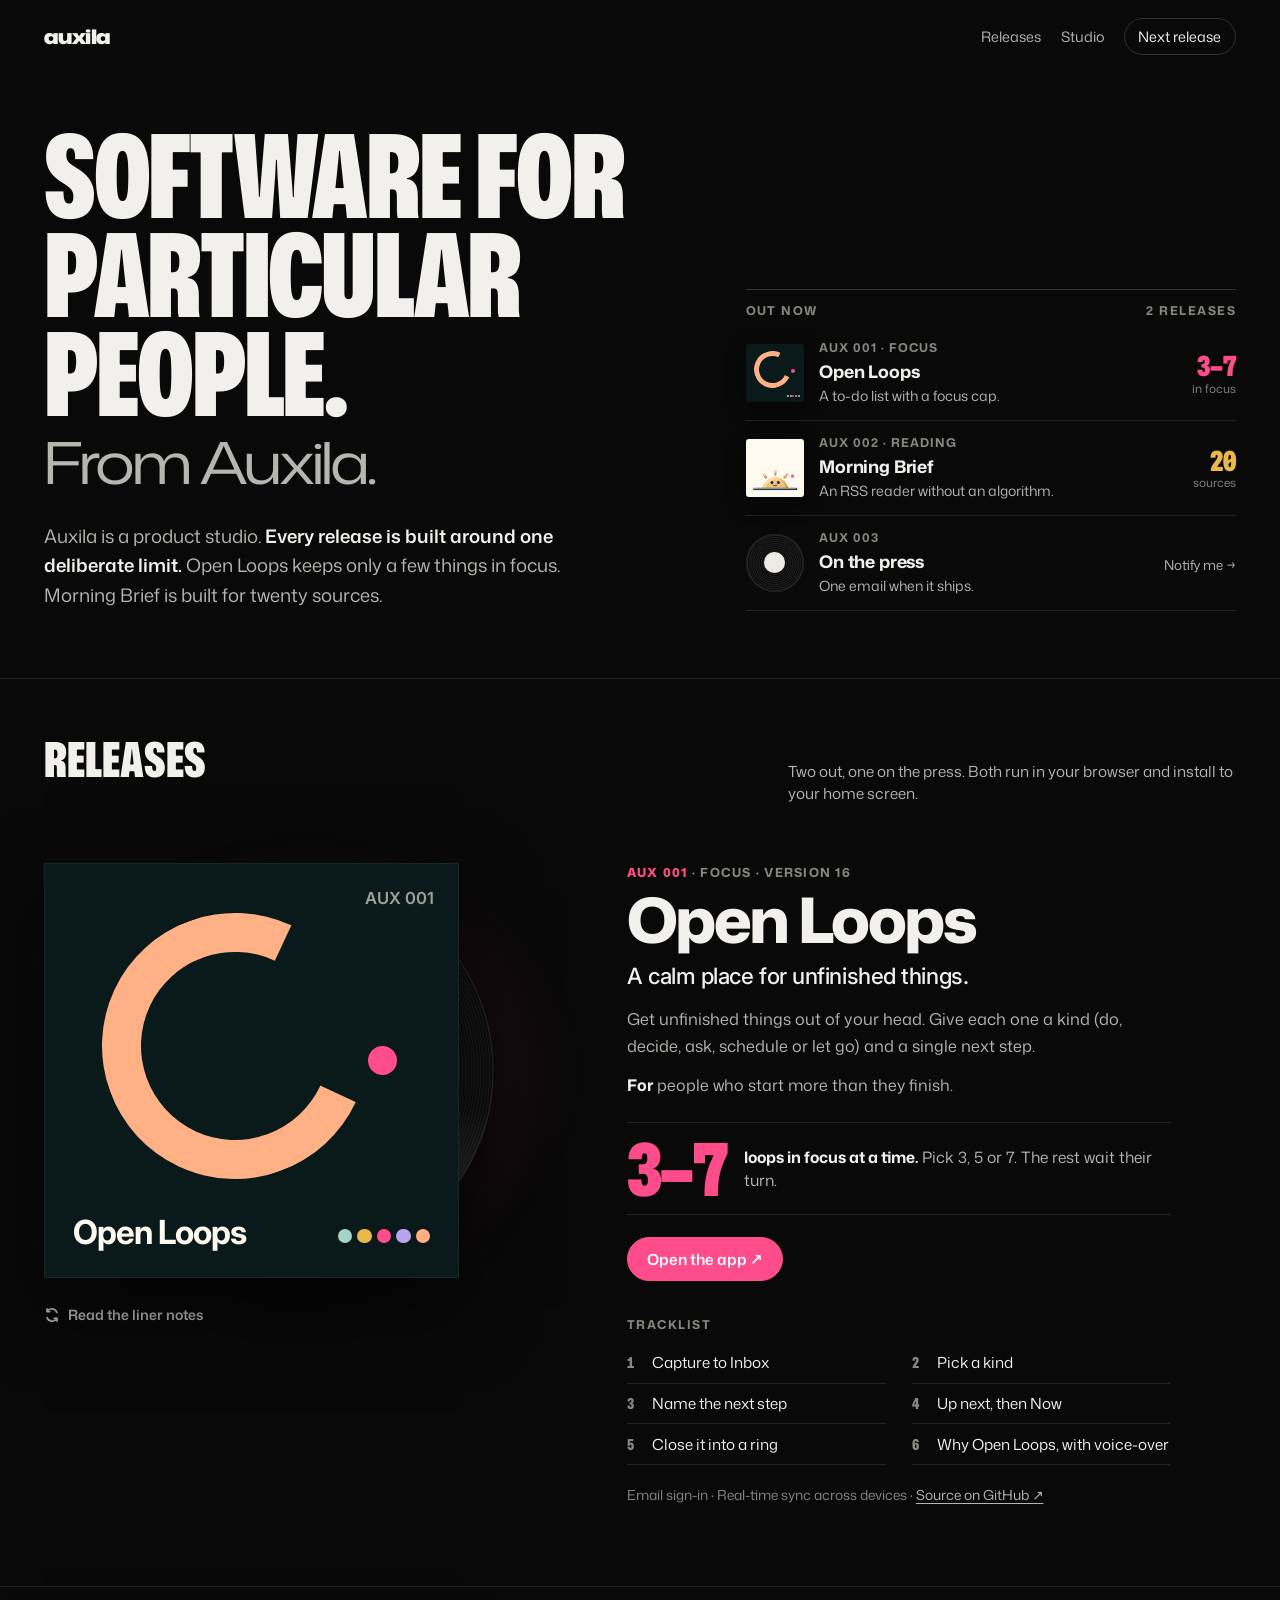
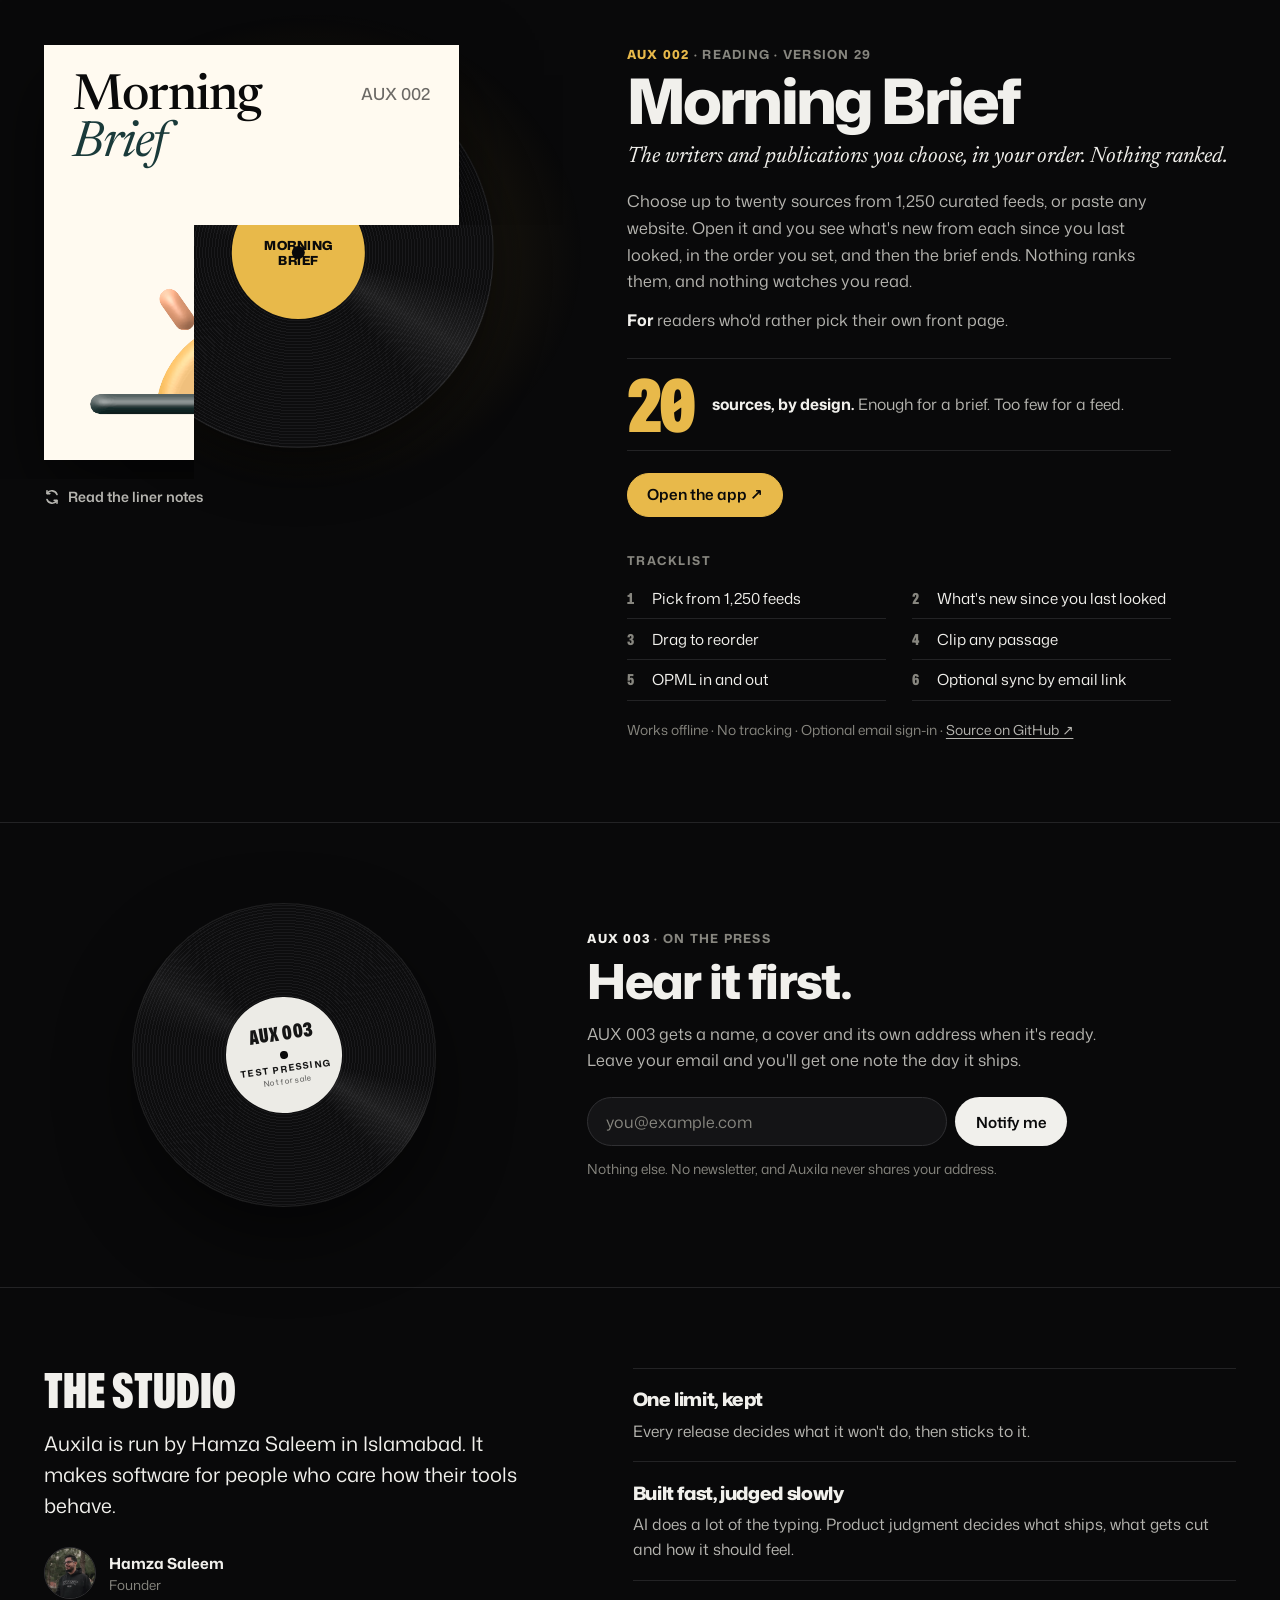
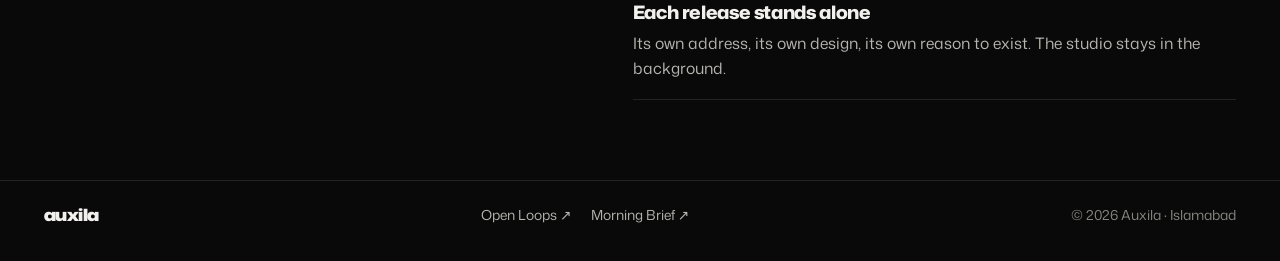
<file: index.html>
<!doctype html>
<html lang="en">
<head>
<meta charset="utf-8">
<meta name="viewport" content="width=device-width, initial-scale=1">
<title>Auxila · Software for particular people</title>
<meta name="description" content="Auxila is a product studio making software for particular people: Open Loops, a to-do list with a focus cap, and Morning Brief, an RSS reader without an algorithm.">
<link rel="canonical" href="https://auxila.cc/">
<meta name="theme-color" content="#09090a">
<meta name="color-scheme" content="dark">
<meta property="og:type" content="website">
<meta property="og:site_name" content="Auxila">
<meta property="og:url" content="https://auxila.cc/">
<meta property="og:title" content="Auxila · Software for particular people">
<meta property="og:description" content="A product studio. Every release is built around one deliberate limit. Open Loops and Morning Brief are out now.">
<meta property="og:image" content="https://auxila.cc/og.png">
<meta property="og:image:width" content="1200">
<meta property="og:image:height" content="630">
<meta property="og:image:alt" content="Auxila. Software for particular people. Open Loops and Morning Brief.">
<meta name="twitter:card" content="summary_large_image">
<meta name="twitter:title" content="Auxila · Software for particular people">
<meta name="twitter:description" content="A product studio. Every release is built around one deliberate limit.">
<meta name="twitter:image" content="https://auxila.cc/og.png">
<link rel="icon" href="favicon.svg" type="image/svg+xml">
<link rel="apple-touch-icon" href="apple-touch-icon.png">
<link rel="preconnect" href="https://fonts.googleapis.com">
<link rel="preconnect" href="https://fonts.gstatic.com" crossorigin>
<link rel="stylesheet" href="https://fonts.googleapis.com/css2?family=Mona+Sans:wdth,wght@75..125,400..900&family=Inter:wght@500;600;700&family=Newsreader:ital,opsz,wght@0,6..72,500;1,6..72,400&display=swap">
<link rel="stylesheet" href="assets/site.css">
<script src="assets/site.js" defer></script>
</head>
<body>
<header class="in top">
  <a class="word" href="#">auxila</a>
  <nav aria-label="Site"><a href="#releases">Releases</a><a href="#studio" class="hide-s">Studio</a><a href="#updates" class="cta">Next release</a></nav>
</header>

<section class="in hero">
  <div>
    <h1>Software for particular people.<span>From Auxila.</span></h1>
    <p class="lede">Auxila is a product studio. <b>Every release is built around one deliberate limit.</b> Open Loops keeps only a few things in focus. Morning Brief is built for twenty sources.</p>
  </div>
  <div class="index" aria-label="Out now">
    <p class="ix-h"><span>Out now</span><span>2 releases</span></p>
    <a class="ix" href="#aux-001" style="--acc:var(--ask)">
      <span class="mini" aria-hidden="true"><div class="face ol-front">
      <span class="no">AUX 001</span><div class="ring"></div><div class="dot"></div>
      <span class="t">Open Loops</span>
      <span class="kinds"><i style="background:#a4d4c5"></i><i style="background:#e8b94a"></i><i style="background:#ff4d8b"></i><i style="background:#b8a4ed"></i><i style="background:#ffb084"></i></span>
    </div>
</span>
      <span><span class="ix-no">AUX 001 · Focus</span><span class="ix-name">Open Loops</span><span class="ix-line">A to-do list with a focus cap.</span></span>
      <span class="ix-stat"><b>3–7</b><span>in focus</span></span>
    </a>
    <a class="ix" href="#aux-002" style="--acc:var(--mb-a)">
      <span class="mini" aria-hidden="true"><div class="face mb-front">
      <span class="no">AUX 002</span>
      <span class="t">Morning<br><em>Brief</em></span>
      <svg class="sun" viewBox="30 56 240 120" aria-hidden="true" focusable="false"><defs><filter id="mbmc" x="-20%" y="-20%" width="140%" height="140%"><feGaussianBlur in="SourceAlpha" stdDeviation="5" result="b"/><feDiffuseLighting in="b" surfaceScale="5" diffuseConstant="1.05" lighting-color="#fff" result="d"><feDistantLight azimuth="235" elevation="48"/></feDiffuseLighting><feComposite in="SourceGraphic" in2="d" operator="arithmetic" k1="1.05" result="lit"/><feSpecularLighting in="b" surfaceScale="5" specularConstant="0.55" specularExponent="16" lighting-color="#fff" result="s"><feDistantLight azimuth="235" elevation="55"/></feSpecularLighting><feComposite in="s" in2="SourceAlpha" operator="in" result="s2"/><feComposite in="lit" in2="s2" operator="arithmetic" k2="1" k3="0.6" result="o"/><feComposite in="o" in2="SourceAlpha" operator="in"/></filter><clipPath id="mbmh"><rect x="0" y="0" width="300" height="160"/></clipPath></defs><g filter="url(#mbmc)" style="fill:none;stroke:#ffb084;stroke-width:14;stroke-linecap:round"><path d="M150 88V70"/><path d="M195.9 102.5L206.3 87.7"/><path d="M104.1 102.5L93.7 87.7"/></g><circle cx="236" cy="96" r="8" style="fill:#ff4d8b"/><g clip-path="url(#mbmh)"><g filter="url(#mbmc)"><circle cx="150" cy="168" r="66" style="fill:#f0b443"/></g><ellipse cx="134" cy="128" rx="6" ry="8" style="fill:#0a0a0a"/><ellipse cx="166" cy="128" rx="6" ry="8" style="fill:#0a0a0a"/><path d="M142 142Q150 148 158 142" style="fill:none;stroke:#0a0a0a;stroke-width:3.5;stroke-linecap:round"/></g><g filter="url(#mbmc)"><rect x="39" y="153" width="222" height="14" rx="7" style="fill:#1a3a3a"/></g></svg>
    </div>
</span>
      <span><span class="ix-no">AUX 002 · Reading</span><span class="ix-name">Morning Brief</span><span class="ix-line">An RSS reader without an algorithm.</span></span>
      <span class="ix-stat"><b>20</b><span>sources</span></span>
    </a>
    <a class="ix soon" href="#updates">
      <span class="mini press-mini" aria-hidden="true"></span>
      <span><span class="ix-no">AUX 003</span><span class="ix-name">On the press</span><span class="ix-line">One email when it ships.</span></span>
      <span class="ix-stat"><span>Notify me →</span></span>
    </a>
  </div>
</section>

<div class="in rel-h" id="releases">
  <div class="sec-h"><h2>Releases</h2><p>Two out, one on the press. Both run in your browser and install to your home screen.</p></div>
</div>

<section class="release ol" id="aux-001" aria-labelledby="n-ol">
  <div class="in rel-grid">
    <div class="rel-cover">
      <div class="rel ol" id="r-ol"><div class="deck">
  <div class="glow" aria-hidden="true"></div>
  <div class="disc" aria-hidden="true"><div class="lab">OPEN<br>LOOPS</div></div>
  <div class="sleeve flippable">
    <div class="face ol-front">
      <span class="no">AUX 001</span><div class="ring"></div><div class="dot"></div>
      <span class="t">Open Loops</span>
      <span class="kinds"><i style="background:#a4d4c5"></i><i style="background:#e8b94a"></i><i style="background:#ff4d8b"></i><i style="background:#b8a4ed"></i><i style="background:#ffb084"></i></span>
    </div>

    <div class="face back ol-back"><div class="back-in">
      <h4>Liner notes</h4>
      <p class="notes">Unfinished things don't stay quiet. The mind replays them until they're done or set down. A to-do list doesn't help much, because it never says what each item needs. Open Loops does.</p>
      <p class="cred">Product, design and build by Hamza Saleem. Made with AI.</p>
      <div class="bc-row"><span>AUX 001 · Version 16</span><span class="barcode" aria-hidden="true"></span></div>
    </div></div>
  </div>
</div>
</div>
      <button class="flipbtn" type="button" data-flip="r-ol" aria-pressed="false"><svg viewBox="0 0 16 16" aria-hidden="true"><path d="M13 5.5A5.5 5.5 0 0 0 3.2 4.3M3 10.5a5.5 5.5 0 0 0 9.8 1.2" fill="none" stroke="currentColor" stroke-width="1.6" stroke-linecap="round"/><path d="M3 1.8v2.8h2.8M13 14.2v-2.8h-2.8" fill="none" stroke="currentColor" stroke-width="1.6" stroke-linecap="round" stroke-linejoin="round"/></svg><span>Read the liner notes</span></button>
    </div>
    <div class="rel-body">
      <p class="eyebrow"><b>AUX 001</b> · Focus · Version 16</p>
      <h3 class="r-name" id="n-ol">Open Loops</h3>
      <p class="r-tag ol-tag">A calm place for unfinished things.</p>
      <p class="r-body">Get unfinished things out of your head. Give each one a kind (do, decide, ask, schedule or let go) and a single next step.</p>
      <p class="r-for"><b>For</b> people who start more than they finish.</p>
      <div class="limit"><b>3–7</b><span><strong>loops in focus at a time.</strong> Pick 3, 5 or 7. The rest wait their turn.</span></div>
      <div class="r-acts">
        <a class="btn go" href="https://openloops.auxila.cc" aria-label="Open the Open Loops app">Open the app ↗</a>
      </div>
      <div class="track"><p class="lbl-s">Tracklist</p>
        <ol><li>Capture to Inbox</li><li>Pick a kind</li><li>Name the next step</li><li>Up next, then Now</li><li>Close it into a ring</li><li>Why Open Loops, with voice-over</li></ol>
      </div>
      <p class="credits">Email sign-in · Real-time sync across devices · <a href="https://github.com/hamzasaleem021/open-loops">Source on GitHub ↗</a></p>
    </div>
  </div>
</section>

<section class="release mb" id="aux-002" aria-labelledby="n-mb">
  <div class="in rel-grid">
    <div class="rel-cover">
      <div class="rel mb" id="r-mb"><div class="deck">
  <div class="glow" aria-hidden="true"></div>
  <div class="disc" aria-hidden="true"><div class="lab">MORNING<br>BRIEF</div></div>
  <div class="sleeve flippable">
    <div class="face mb-front">
      <span class="no">AUX 002</span>
      <span class="t">Morning<br><em>Brief</em></span>
      <svg class="sun" viewBox="30 56 240 120" aria-hidden="true" focusable="false"><defs><filter id="mbrc" x="-20%" y="-20%" width="140%" height="140%"><feGaussianBlur in="SourceAlpha" stdDeviation="5" result="b"/><feDiffuseLighting in="b" surfaceScale="5" diffuseConstant="1.05" lighting-color="#fff" result="d"><feDistantLight azimuth="235" elevation="48"/></feDiffuseLighting><feComposite in="SourceGraphic" in2="d" operator="arithmetic" k1="1.05" result="lit"/><feSpecularLighting in="b" surfaceScale="5" specularConstant="0.55" specularExponent="16" lighting-color="#fff" result="s"><feDistantLight azimuth="235" elevation="55"/></feSpecularLighting><feComposite in="s" in2="SourceAlpha" operator="in" result="s2"/><feComposite in="lit" in2="s2" operator="arithmetic" k2="1" k3="0.6" result="o"/><feComposite in="o" in2="SourceAlpha" operator="in"/></filter><clipPath id="mbrh"><rect x="0" y="0" width="300" height="160"/></clipPath></defs><g filter="url(#mbrc)" style="fill:none;stroke:#ffb084;stroke-width:14;stroke-linecap:round"><path d="M150 88V70"/><path d="M195.9 102.5L206.3 87.7"/><path d="M104.1 102.5L93.7 87.7"/></g><circle cx="236" cy="96" r="8" style="fill:#ff4d8b"/><g clip-path="url(#mbrh)"><g filter="url(#mbrc)"><circle cx="150" cy="168" r="66" style="fill:#f0b443"/></g><ellipse cx="134" cy="128" rx="6" ry="8" style="fill:#0a0a0a"/><ellipse cx="166" cy="128" rx="6" ry="8" style="fill:#0a0a0a"/><path d="M142 142Q150 148 158 142" style="fill:none;stroke:#0a0a0a;stroke-width:3.5;stroke-linecap:round"/></g><g filter="url(#mbrc)"><rect x="39" y="153" width="222" height="14" rx="7" style="fill:#1a3a3a"/></g></svg>
    </div>

    <div class="face back mb-back"><div class="back-in">
      <h4>Liner notes</h4>
      <p class="notes">Feeds got clever and reading got worse. The more an app picks for you, the less you chose. Morning Brief goes the other way. It's a brief you can finish, not a feed you scroll.</p>
      <p class="cred">Product, design and build by Hamza Saleem. Made with AI.</p>
      <div class="bc-row"><span>AUX 002 · Version 29</span><span class="barcode" aria-hidden="true"></span></div>
    </div></div>
  </div>
</div>
</div>
      <button class="flipbtn" type="button" data-flip="r-mb" aria-pressed="false"><svg viewBox="0 0 16 16" aria-hidden="true"><path d="M13 5.5A5.5 5.5 0 0 0 3.2 4.3M3 10.5a5.5 5.5 0 0 0 9.8 1.2" fill="none" stroke="currentColor" stroke-width="1.6" stroke-linecap="round"/><path d="M3 1.8v2.8h2.8M13 14.2v-2.8h-2.8" fill="none" stroke="currentColor" stroke-width="1.6" stroke-linecap="round" stroke-linejoin="round"/></svg><span>Read the liner notes</span></button>
    </div>
    <div class="rel-body">
      <p class="eyebrow"><b>AUX 002</b> · Reading · Version 29</p>
      <h3 class="r-name" id="n-mb">Morning Brief</h3>
      <p class="r-tag mb-tag">The writers and publications you choose, in your order. Nothing ranked.</p>
      <p class="r-body">Choose up to twenty sources from 1,250 curated feeds, or paste any website. Open it and you see what's new from each since you last looked, in the order you set, and then the brief ends. Nothing ranks them, and nothing watches you read.</p>
      <p class="r-for"><b>For</b> readers who'd rather pick their own front page.</p>
      <div class="limit"><b>20</b><span><strong>sources, by design.</strong> Enough for a brief. Too few for a feed.</span></div>
      <div class="r-acts">
        <a class="btn go" href="https://morningbrief.auxila.cc" aria-label="Open the Morning Brief app">Open the app ↗</a>
      </div>
      <div class="track"><p class="lbl-s">Tracklist</p>
        <ol><li>Pick from 1,250 feeds</li><li>What's new since you last looked</li><li>Drag to reorder</li><li>Clip any passage</li><li>OPML in and out</li><li>Optional sync by email link</li></ol>
      </div>
      <p class="credits">Works offline · No tracking · Optional email sign-in · <a href="https://github.com/hamzasaleem021/morning-brief">Source on GitHub ↗</a></p>
    </div>
  </div>
</section>

<section class="updates" id="updates" aria-labelledby="up-h">
  <div class="in up-grid">
    <div aria-hidden="true"><div class="press"><div class="wl"><b>AUX 003</b><span>Test pressing<small>Not for sale</small></span></div></div></div>
    <div>
      <p class="eyebrow"><b>AUX 003</b> · On the press</p>
      <h2 class="up-h" id="up-h">Hear it first.</h2>
      <p class="up-p">AUX 003 gets a name, a cover and its own address when it's ready. Leave your email and you'll get one note the day it ships.</p>
      <form class="notify" id="notify" novalidate>
        <label class="vh" for="email">Email address</label>
        <input id="email" name="email" type="email" inputmode="email" autocomplete="email" placeholder="you@example.com">
        <label class="hp" aria-hidden="true">Leave this empty <input type="text" name="website" tabindex="-1" autocomplete="off"></label>
        <button type="submit">Notify me</button>
      </form>
      <p class="fine" id="notifyMsg" aria-live="polite">Nothing else. No newsletter, and Auxila never shares your address.</p>
    </div>
  </div>
</section>

<section class="studio" id="studio" aria-labelledby="st-h">
  <div class="in st-grid">
    <div>
      <h2 class="st-h" id="st-h">The studio</h2>
      <p class="st-lede">Auxila is run by Hamza Saleem in Islamabad. It makes software for people who care how their tools behave.</p>
      <div class="sig"><img src="me.jpg" alt="Hamza Saleem" width="52" height="52" loading="lazy"><span><b>Hamza Saleem</b><span>Founder</span></span></div>
    </div>
    <ul class="principles">
      <li><h3>One limit, kept</h3><p>Every release decides what it won't do, then sticks to it.</p></li>
      <li><h3>Built fast, judged slowly</h3><p>AI does a lot of the typing. Product judgment decides what ships, what gets cut and how it should feel.</p></li>
      <li><h3>Each release stands alone</h3><p>Its own address, its own design, its own reason to exist. The studio stays in the background.</p></li>
    </ul>
  </div>
</section>

<footer class="in foot">
  <span class="word">auxila</span>
  <nav aria-label="Releases"><a href="https://openloops.auxila.cc">Open Loops ↗</a><a href="https://morningbrief.auxila.cc">Morning Brief ↗</a></nav>
  <span>© 2026 Auxila · Islamabad</span>
</footer>
</body>
</html>
</file>
<file: assets/site.css>
/* auxila.cc homepage styles
 * Layout: one studio, two releases. Hero states the point of view and lists
 * what is out. Each release is an album page: sleeve on the left (flip for
 * liner notes), the pitch, its one limit, and a link to the app.
 * Dark only, by choice; product colour only where the product speaks.
 */
[hidden]{display:none!important}
img{max-width:100%;height:auto}
:root{
  color-scheme: dark;
  --bg:#09090a; --line:#232325; --line-2:#303033;
  --fg:#f1f0ec; --fg-2:#b6b5b0; --fg-3:#87867f;
  --brand:'Mona Sans',system-ui,sans-serif;
  --ol-bg:#0a1a1a; --ol-s:#11221f; --ol-s2:#1a2a2a; --ol-t:#fffaf0; --ol-t2:rgba(255,250,240,.7); --ol-t3:rgba(255,250,240,.45); --ol-b:rgba(255,250,240,.12);
  --do:#a4d4c5; --decide:#e8b94a; --ask:#ff4d8b; --schedule:#b8a4ed; --letgo:#ffb084; --peach:#ffb084;
  --mb-bg:#fffaf0; --mb-ink:#0a0a0a; --mb-teal:#1a3a3a; --mb-night:#0a1a1a; --mb-a:#e8b94a;
  --acc:var(--fg);
}
*{box-sizing:border-box}
html{scroll-behavior:smooth}
body{margin:0;background:var(--bg);color:var(--fg);font-family:var(--brand);-webkit-font-smoothing:antialiased;overflow-x:hidden}
a{color:inherit}
:focus-visible{outline:2px solid var(--fg);outline-offset:3px}
.in{max-width:84rem;margin:0 auto;padding-inline:clamp(16px,4vw,2.75rem)}
.vh{position:absolute!important;width:1px;height:1px;overflow:hidden;clip:rect(0 0 0 0);white-space:nowrap}
[id]{scroll-margin-top:16px}

/* header */
.top{display:flex;justify-content:space-between;align-items:center;gap:1rem;padding-block:1.1rem}
.word{font-stretch:125%;font-weight:900;font-size:1.25rem;letter-spacing:-.03em;text-decoration:none}
.top nav{display:flex;align-items:center;gap:1.2rem;font-size:.9rem;color:var(--fg-2)}
.top nav a{text-decoration:none}
.top nav a:hover{color:var(--fg)}
.top nav .cta{color:var(--fg);border:1px solid var(--line-2);border-radius:999px;padding:.45rem .85rem}
.top nav .cta:hover{border-color:var(--fg-3)}
@media (max-width:560px){.top nav .hide-s{display:none}}

/* hero */
.hero{display:grid;grid-template-columns:minmax(0,1.3fr) minmax(0,1fr);gap:2.4rem clamp(2rem,5vw,4.5rem);align-items:end;padding-block:clamp(1.4rem,5vw,3.2rem) clamp(2.6rem,6vw,4.2rem)}
@media (max-width:880px){.hero{grid-template-columns:1fr}}
.hero h1{margin:0;font-stretch:75%;font-weight:900;font-size:clamp(3rem,9vw,7.2rem);line-height:.86;letter-spacing:-.02em;text-transform:uppercase;text-wrap:balance}
.hero h1 span{font-stretch:125%;font-weight:400;text-transform:none;letter-spacing:-.04em;display:block;font-size:.5em;line-height:1.1;margin-top:.15em;color:var(--fg-2)}
.lede{margin:clamp(1.2rem,3vw,1.8rem) 0 0;font-size:clamp(1.02rem,1.8vw,1.16rem);line-height:1.6;color:var(--fg-2);max-width:34rem}
.lede b{color:var(--fg);font-weight:600}

.index{border-top:1px solid var(--line-2)}
.ix-h{display:flex;justify-content:space-between;margin:0;padding:.8rem 0 .4rem;font-size:.76rem;font-weight:700;letter-spacing:.12em;text-transform:uppercase;color:var(--fg-3)}
.ix{display:grid;grid-template-columns:3.6rem minmax(0,1fr) auto;gap:1rem;align-items:center;padding:.85rem 0;border-bottom:1px solid var(--line);text-decoration:none}
.ix:hover .ix-name{text-decoration:underline;text-underline-offset:4px;text-decoration-thickness:1px}
.mini{position:relative;display:block;width:3.6rem;aspect-ratio:1;container-type:inline-size;border-radius:3px;overflow:hidden;box-shadow:0 6px 18px rgba(0,0,0,.5)}
.mini .face{box-shadow:none}
.mini .no,.mini .t{display:none}
.mini.press-mini{border-radius:50%;background:repeating-radial-gradient(circle,#0d0d0e 0 1px,#1c1c1e 1px 2px);box-shadow:inset 0 0 0 1px rgba(255,255,255,.1)}
.mini.press-mini::after{content:"";position:absolute;inset:32%;border-radius:50%;background:#ecebe6}
.ix-no{display:block;font-size:.76rem;font-weight:700;letter-spacing:.08em;text-transform:uppercase;color:var(--fg-3)}
.ix-name{display:block;font-weight:700;font-size:1.08rem;font-stretch:105%;letter-spacing:-.01em;margin-top:.15rem}
.ix-line{display:block;font-size:.88rem;color:var(--fg-2);margin-top:.15rem}
.ix-stat{text-align:right;line-height:1;white-space:nowrap}
.ix-stat b{display:block;font-stretch:75%;font-weight:900;font-size:1.75rem;color:var(--acc);font-variant-numeric:tabular-nums}
.ix-stat span{display:block;font-size:.74rem;color:var(--fg-3);margin-top:.2rem}
.ix.soon .ix-stat span{font-size:.84rem;color:var(--fg-2)}

/* releases */
.rel-h{border-top:1px solid var(--line);padding-top:clamp(2.6rem,6vw,3.6rem)}
.sec-h{display:flex;justify-content:space-between;align-items:baseline;gap:.6rem 1.5rem;flex-wrap:wrap}
.sec-h h2{margin:0;font-stretch:75%;font-weight:900;text-transform:uppercase;font-size:clamp(2rem,4.4vw,3rem);line-height:.9}
.sec-h p{margin:0;color:var(--fg-2);font-size:.95rem;line-height:1.5;max-width:28rem}
.release{overflow-x:clip}
.release.ol{--acc:var(--ask)}
.release.mb{--acc:var(--mb-a)}
.release .in{padding-block:clamp(2.4rem,5vw,3.6rem) clamp(3rem,7vw,5rem)}
.release + .release .in{border-top:1px solid var(--line)}
.rel-grid{display:grid;grid-template-columns:minmax(0,.92fr) minmax(0,1.08fr);gap:clamp(2rem,5vw,4.5rem);align-items:start}
@media (max-width:880px){.rel-grid{grid-template-columns:1fr;gap:1.8rem}}
.rel-cover{position:sticky;top:1.5rem}
@media (max-width:880px){.rel-cover{position:static}}
.rel-cover .deck{width:80%}
@media (max-width:880px){.rel-cover .deck{width:76%}}
.flipbtn{margin-top:1.2rem;font:inherit;font-size:.88rem;font-weight:600;color:var(--fg-2);background:none;border:0;padding:.5rem 0;cursor:pointer;display:inline-flex;gap:.5rem;align-items:center}
.flipbtn:hover{color:var(--fg)}
.flipbtn svg{width:16px;height:16px;flex:none}

.eyebrow{margin:0;font-size:.78rem;font-weight:700;letter-spacing:.1em;text-transform:uppercase;color:var(--fg-3)}
.eyebrow b{color:var(--acc);font-weight:800}
.r-name{margin:.55rem 0 0;font-stretch:105%;font-weight:800;font-size:clamp(2.5rem,5.2vw,3.9rem);line-height:.95;letter-spacing:-.045em}
.r-tag{margin:.75rem 0 0;font-size:clamp(1.15rem,2.2vw,1.4rem);line-height:1.3;color:var(--fg)}
.ol-tag{font-family:'Inter',system-ui,sans-serif;font-weight:500;letter-spacing:-.02em}
.mb-tag{font-family:'Newsreader','Iowan Old Style',Georgia,serif;font-style:italic;font-weight:400}
/* Morning Brief's accent is a light ochre, so text on it is ink, not white */
.release.mb .btn.go,.rel.mb .disc .lab{color:#0a0a0a}
.r-body{margin:1rem 0 0;color:var(--fg-2);line-height:1.65;font-size:1.02rem;max-width:34rem}
.r-for{margin:.8rem 0 0;font-size:1rem;line-height:1.5;color:var(--fg-2)}
.r-for b{color:var(--fg);font-weight:700}
.limit{margin-top:1.6rem;display:flex;align-items:center;gap:1.1rem;padding-block:1rem;border-block:1px solid var(--line);max-width:34rem}
.limit b{font-stretch:75%;font-weight:900;font-size:clamp(3.4rem,7vw,4.6rem);line-height:.8;color:var(--acc);letter-spacing:-.02em;flex:none;font-variant-numeric:tabular-nums}
.limit span{font-size:.98rem;line-height:1.45;color:var(--fg-2)}
.limit span strong{color:var(--fg);font-weight:700}
.r-acts{display:flex;gap:.6rem;flex-wrap:wrap;margin-top:1.4rem}
.btn{font:inherit;font-size:.95rem;font-weight:600;padding:.78rem 1.2rem;border-radius:999px;cursor:pointer;text-decoration:none;border:1px solid var(--line-2);background:transparent;color:var(--fg);display:inline-flex;align-items:center;gap:.5rem;line-height:1.1;white-space:nowrap}
.btn:hover{border-color:var(--fg-3)}
.btn.go{background:var(--acc);border-color:var(--acc);color:#fff}
.btn.go:hover{filter:brightness(1.08)}

.lbl-s{margin:0;font-size:.76rem;font-weight:700;letter-spacing:.12em;text-transform:uppercase;color:var(--fg-3)}
.track{margin-top:2.2rem;max-width:34rem}
.track ol{margin:.6rem 0 0;padding:0;list-style:none;display:grid;grid-template-columns:repeat(2,minmax(0,1fr));column-gap:1.6rem;counter-reset:t}
@media (max-width:420px){.track ol{grid-template-columns:1fr}}
.track li{counter-increment:t;display:flex;gap:.7rem;padding:.6rem 0;border-bottom:1px solid var(--line);font-size:.95rem;line-height:1.35}
.track li::before{content:counter(t);font-stretch:75%;font-weight:800;color:var(--fg-3);font-variant-numeric:tabular-nums;width:.9rem;flex:none}
.credits{margin:1.1rem 0 0;font-size:.86rem;color:var(--fg-3);line-height:1.7;max-width:34rem}
.credits a{color:var(--fg-2);text-underline-offset:3px}

/* next release */
.updates{border-top:1px solid var(--line)}
.up-grid{display:grid;grid-template-columns:minmax(0,.85fr) minmax(0,1.15fr);gap:clamp(2rem,5vw,4.5rem);align-items:center;padding-block:clamp(3rem,7vw,5rem)}
@media (max-width:880px){.up-grid{grid-template-columns:1fr}}
.press{position:relative;width:min(100%,19rem);aspect-ratio:1;border-radius:50%;background:repeating-radial-gradient(circle,#0d0d0e 0 2px,#19191b 2px 3px);box-shadow:0 30px 70px rgba(0,0,0,.5),inset 0 0 0 1px rgba(255,255,255,.08);container-type:inline-size;margin-inline:auto}
@media (max-width:880px){.press{width:min(62vw,15rem);margin-inline:0}}
.press::before{content:"";position:absolute;inset:0;border-radius:50%;background:conic-gradient(from 30deg,transparent 0 20%,rgba(255,255,255,.08) 25%,transparent 30% 70%,rgba(255,255,255,.05) 75%,transparent 80%)}
.wl{position:absolute;inset:31%;border-radius:50%;background:#ecebe6;color:#151515;display:flex;flex-direction:column;align-items:center;justify-content:center;text-align:center;gap:7cqi;transform:rotate(-8deg)}
.wl::after{content:"";position:absolute;left:46.5%;top:46.5%;width:7%;height:7%;border-radius:50%;background:#09090a}
.wl b{font-stretch:75%;font-weight:900;font-size:6.4cqi;letter-spacing:.02em;line-height:1}
.wl span{display:flex;flex-direction:column;gap:.8cqi;font-size:3cqi;font-weight:700;letter-spacing:.14em;text-transform:uppercase;line-height:1.2}
.wl small{font-size:2.6cqi;font-weight:500;letter-spacing:.04em;text-transform:none;opacity:.6}
.up-h{margin:.6rem 0 0;font-stretch:105%;font-weight:800;font-size:clamp(2rem,4.4vw,3rem);line-height:1;letter-spacing:-.035em;text-wrap:balance}
.up-p{margin:1rem 0 0;color:var(--fg-2);line-height:1.6;font-size:1.02rem;max-width:32rem}
.notify{display:flex;gap:.5rem;margin-top:1.5rem;max-width:30rem;flex-wrap:wrap}
.notify input{flex:1 1 14rem;min-width:0;background:#141416;border:1px solid var(--line-2);color:var(--fg);border-radius:999px;padding:.78rem 1.1rem;font:inherit;font-size:16px}
.notify input::placeholder{color:var(--fg-3)}
.notify input:focus{outline:2px solid var(--fg);outline-offset:2px}
.notify button{font:inherit;font-size:.95rem;font-weight:600;background:var(--fg);color:var(--bg);border:0;border-radius:999px;padding:.78rem 1.3rem;cursor:pointer}
.fine{margin:.8rem 0 0;font-size:.86rem;line-height:1.5;color:var(--fg-3);max-width:30rem}
.fine.err{color:#ff8a7a}

/* studio */
.studio{border-top:1px solid var(--line)}
.st-grid{display:grid;grid-template-columns:minmax(0,1fr) minmax(0,1.15fr);gap:2.4rem clamp(2rem,5vw,4.5rem);padding-block:clamp(3rem,7vw,5rem)}
@media (max-width:880px){.st-grid{grid-template-columns:1fr}}
.st-h{margin:0;font-stretch:75%;font-weight:900;text-transform:uppercase;font-size:clamp(2rem,4.4vw,3rem);line-height:.9}
.st-lede{margin:1.1rem 0 0;font-size:clamp(1.08rem,2vw,1.25rem);line-height:1.55;color:var(--fg);max-width:30rem}
.sig{display:flex;align-items:center;gap:.8rem;margin-top:1.6rem}
.sig img{width:52px;height:52px;border-radius:50%;object-fit:cover;object-position:50% 35%;filter:saturate(.8);border:1px solid var(--line-2)}
.sig b{display:block;font-weight:700;font-size:.95rem}
.sig span span{display:block;font-size:.84rem;color:var(--fg-3);margin-top:.1rem}
.principles{list-style:none;margin:0;padding:0;display:flex;flex-direction:column}
.principles li{padding:1.1rem 0;border-top:1px solid var(--line)}
.principles li:last-child{border-bottom:1px solid var(--line)}
.principles h3{margin:0;font-stretch:110%;font-weight:800;font-size:1.15rem;letter-spacing:-.02em}
.principles p{margin:.4rem 0 0;color:var(--fg-2);line-height:1.6;font-size:.98rem}

.foot{display:flex;justify-content:space-between;align-items:center;gap:.8rem 1.4rem;flex-wrap:wrap;padding-block:1.4rem 2.2rem;border-top:1px solid var(--line);font-size:.86rem;color:var(--fg-3)}
.foot nav{display:flex;gap:1.2rem;flex-wrap:wrap}
.foot nav a{color:var(--fg-2);text-decoration:none}
.foot nav a:hover{color:var(--fg)}
.foot .word{font-size:1.05rem;color:var(--fg)}

/* record sleeve: cover, record behind it, back cover on flip. Sized from the deck with container units so it works at any width. */
.rel{min-width:0;--acc:var(--fg)}
.rel.ol{--acc:var(--ask)}
.rel.mb{--acc:var(--mb-a)}
.deck{position:relative;width:76%;max-width:100%;aspect-ratio:1;perspective:1400px;container-type:inline-size}
.glow{position:absolute;inset:-8% -30% -8% 0;background:radial-gradient(closest-side,color-mix(in srgb,var(--acc) 18%,transparent),transparent);pointer-events:none;z-index:0}
.disc{position:absolute;top:3%;left:3%;width:94%;height:94%;border-radius:50%;background:repeating-radial-gradient(circle at 50% 50%,#0d0d0e 0 2px,#19191b 2px 3px);box-shadow:0 20px 50px rgba(0,0,0,.6),inset 0 0 0 1px rgba(255,255,255,.08);z-index:1;transform:translateX(12%);transition:transform .7s cubic-bezier(.2,.8,.2,1)}
.disc::before{content:"";position:absolute;inset:0;border-radius:50%;background:conic-gradient(from 30deg,transparent 0 20%,rgba(255,255,255,.08) 25%,transparent 30% 70%,rgba(255,255,255,.05) 75%,transparent 80%)}
.disc .lab{position:absolute;left:33%;top:33%;width:34%;height:34%;border-radius:50%;background:var(--acc);color:#fff;display:grid;place-items:center;text-align:center;font-weight:800;font-stretch:110%;font-size:3cqi;line-height:1.2;letter-spacing:.04em}
.disc .lab::after{content:"";position:absolute;left:45%;top:45%;width:10%;height:10%;border-radius:50%;background:#09090a}
@media (hover:hover){.rel:hover .disc{transform:translateX(30%) rotate(40deg)}}
.rel.flip .disc,.rel.out .disc{transform:translateX(30%) rotate(40deg)}

.sleeve{position:absolute;inset:0;z-index:2;transform-style:preserve-3d;transition:transform .8s cubic-bezier(.2,.8,.2,1);-webkit-tap-highlight-color:transparent}
.sleeve.flippable{cursor:pointer}
.rel.flip .sleeve{transform:rotateY(180deg)}
.face{position:absolute;inset:0;overflow:hidden;backface-visibility:hidden;-webkit-backface-visibility:hidden;box-shadow:0 30px 70px rgba(0,0,0,.55),inset 0 0 0 1px rgba(255,255,255,.06)}
.back{transform:rotateY(180deg)}

/* Open Loops cover */
.ol-front{background:var(--ol-bg);color:#fffaf0;font-family:'Inter',system-ui,sans-serif}
.ol-front .ring{position:absolute;left:14%;top:12%;width:64%;aspect-ratio:1;border-radius:50%;border:9.5cqi solid var(--peach);border-right-color:transparent;transform:rotate(-20deg)}
.ol-front .dot{position:absolute;right:15%;top:44%;width:7%;aspect-ratio:1;border-radius:50%;background:var(--ask)}
.ol-front .t{position:absolute;left:7%;bottom:7%;font-weight:700;font-size:8cqi;letter-spacing:-.03em;line-height:1}
.ol-front .no{position:absolute;right:6%;top:6%;font-size:4cqi;font-weight:600;opacity:.6}
.ol-front .kinds{position:absolute;right:7%;bottom:8.5%;display:flex;gap:1.3cqi}
.ol-front .kinds i{width:3.4cqi;height:3.4cqi;border-radius:50%}
/* Morning Brief cover */
.mb-front{background:var(--mb-bg);color:var(--mb-ink);font-family:'Newsreader','Iowan Old Style',Georgia,serif}
.mb-front .t{position:absolute;left:7%;top:7%;font-weight:500;font-size:12cqi;line-height:.95;letter-spacing:-.02em}
.mb-front .t em{font-style:italic;font-weight:400;color:var(--mb-teal)}
.mb-front .no{position:absolute;right:7%;top:9%;font-size:4cqi;font-weight:500;opacity:.6;font-family:var(--brand)}
.mb-front .sun{position:absolute;left:8%;bottom:8%;width:84%;height:auto}

/* back covers */
.ol-back{background:#0f2321;color:#fffaf0}
.mb-back{background:var(--mb-night);color:#fffaf0}
.back-in{position:absolute;inset:0;padding:6cqi;display:flex;flex-direction:column;gap:3.2cqi;font-family:var(--brand)}
.back-in h4{margin:0;font-stretch:75%;font-weight:900;text-transform:uppercase;font-size:max(1rem,6.4cqi);letter-spacing:.01em;line-height:1}
.sides{display:grid;grid-template-columns:1fr 1fr;gap:4cqi;font-size:max(.68rem,3.6cqi);line-height:1.5}
.sides b{display:block;font-size:.74em;letter-spacing:.14em;text-transform:uppercase;opacity:.55;margin-bottom:.35em;font-weight:600}
.sides ol{margin:0;padding-left:1.25em}
.liner{margin:auto 0 0;font-size:max(.68rem,3.5cqi);line-height:1.45;opacity:.82;border-top:1px solid rgba(255,255,255,.12);padding-top:2.6cqi}
.bc-row{display:flex;justify-content:space-between;align-items:flex-end;gap:.8rem;font-size:max(.6rem,2.8cqi);opacity:.6}
.barcode{display:flex;gap:2px;height:max(14px,6cqi);align-items:stretch;flex:none}
.barcode i{background:currentColor}

/* text under the record */
.meta{margin-top:1.5rem;display:grid;grid-template-columns:auto minmax(0,1fr);gap:.2rem 1rem;align-items:baseline}
.meta .cn{font-stretch:75%;font-weight:800;font-size:1rem;color:var(--fg-3);text-transform:uppercase;letter-spacing:.02em}
.meta h3{margin:0;font-stretch:110%;font-weight:800;font-size:clamp(1.6rem,3.4vw,2.2rem);letter-spacing:-.035em;line-height:1}
.meta p{grid-column:2;margin:.6rem 0 0;color:var(--fg-2);line-height:1.6;font-size:1rem;max-width:30rem}
.acts{grid-column:2;display:flex;gap:.6rem;flex-wrap:wrap;margin-top:1.1rem}
@media (max-width:560px){.meta p,.acts{grid-column:1 / -1}.meta p{margin-top:.8rem}}

.next{margin-top:clamp(2.5rem,6vw,4rem);display:flex;align-items:center;gap:1.1rem;color:var(--fg-3);font-size:.95rem;line-height:1.5;border-top:1px solid var(--line);padding-top:1.4rem}
.next .blank{width:56px;height:56px;border:1px dashed var(--fg-3);flex:none}
.next b{color:var(--fg-2);font-weight:600}

.back-in{gap:3.4cqi}
.back-in .notes{margin:0;font-size:max(.8rem,4.3cqi);line-height:1.45}
.back-in .cred{margin:auto 0 0;font-size:max(.72rem,3.3cqi);line-height:1.4;opacity:.75}

@media (prefers-reduced-motion:reduce){*{animation:none!important;transition:none!important}html{scroll-behavior:auto}}

/* hidden field that only bots fill in */
.hp{position:absolute!important;left:-10000px;width:1px;height:1px;overflow:hidden}
</file>
